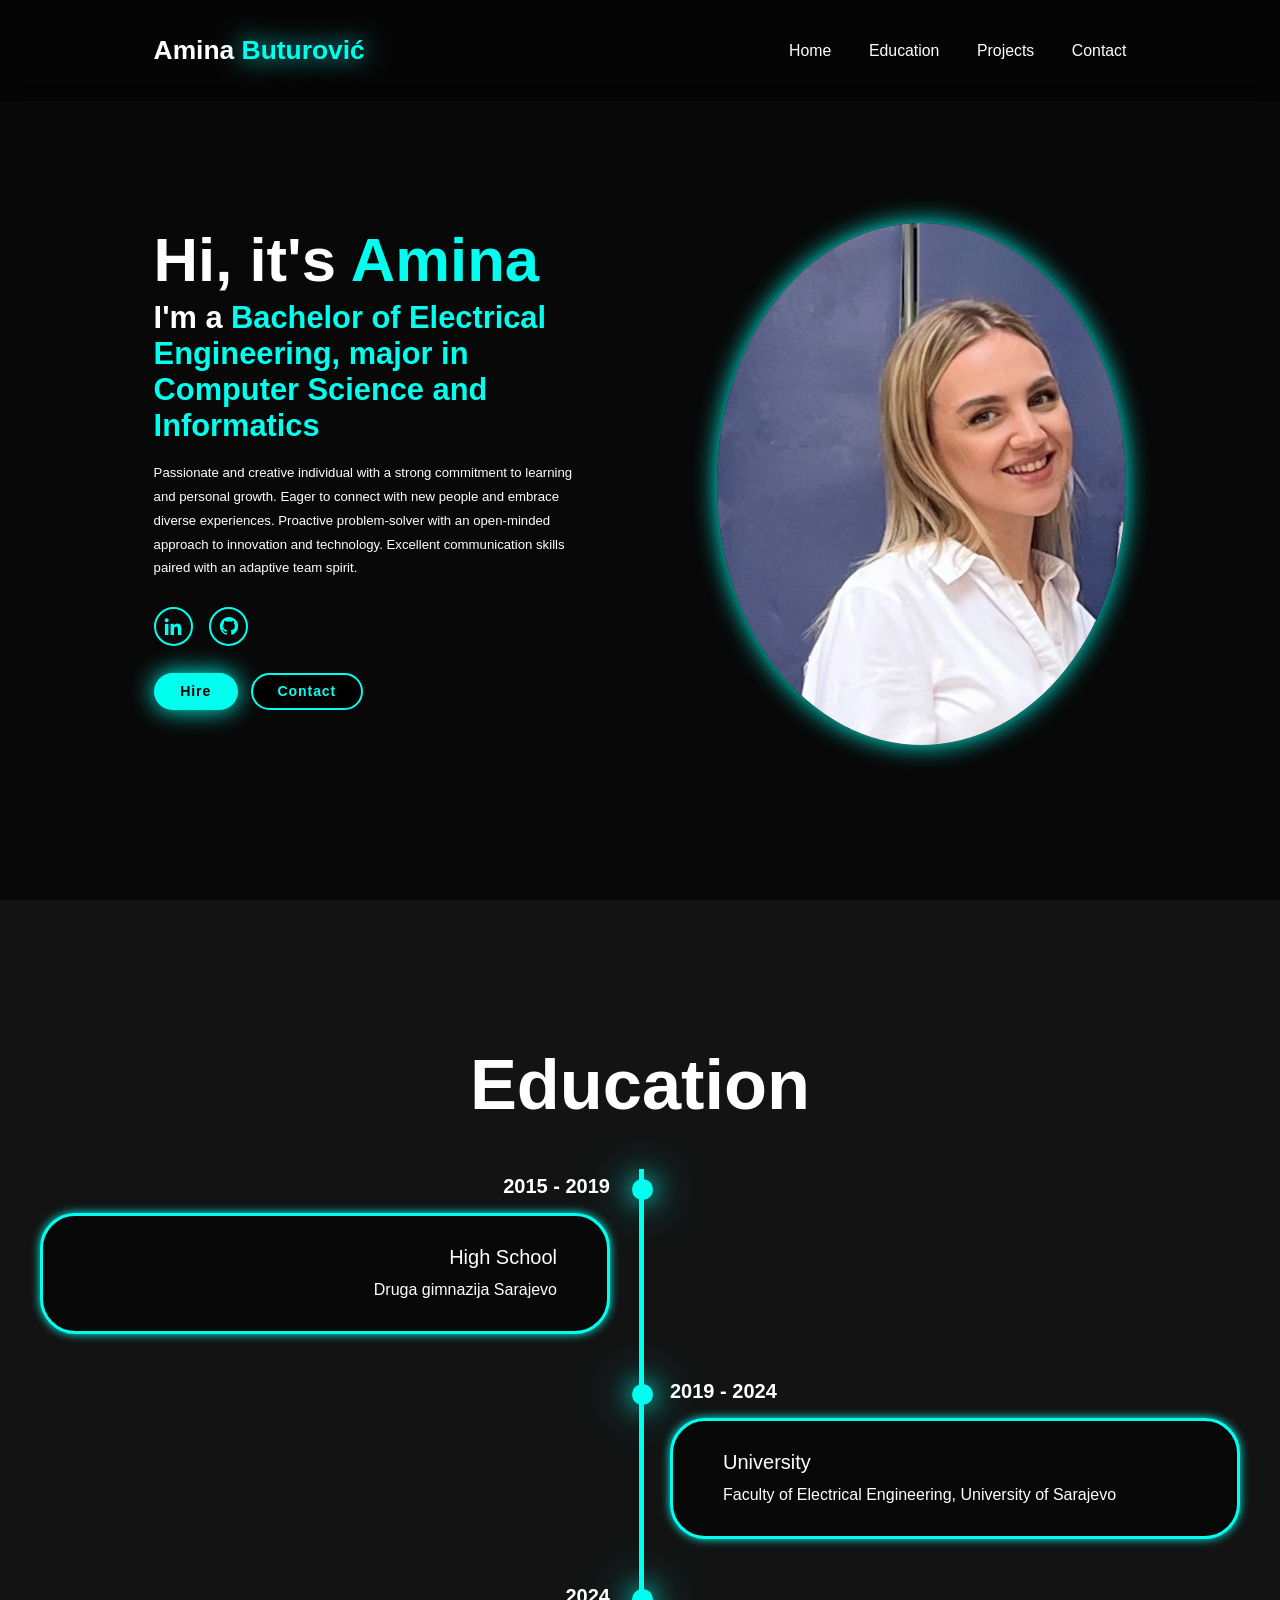
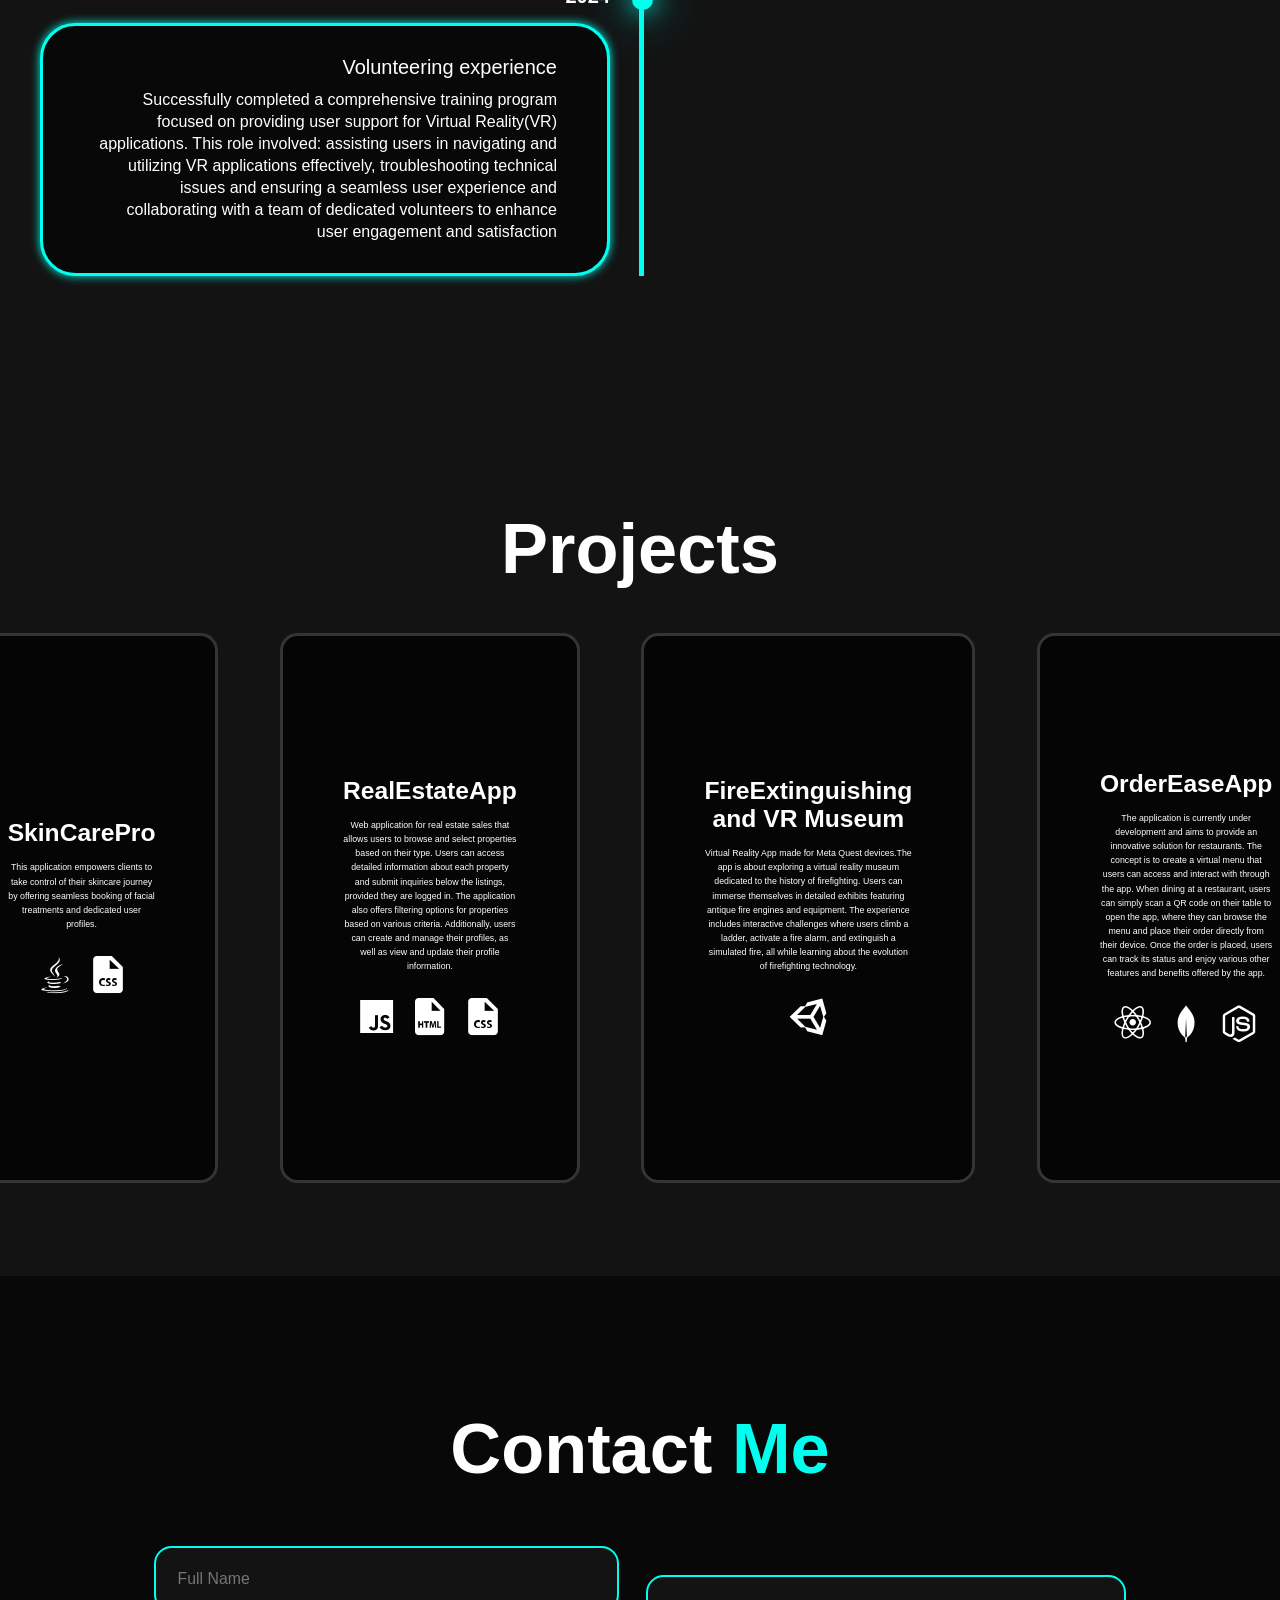
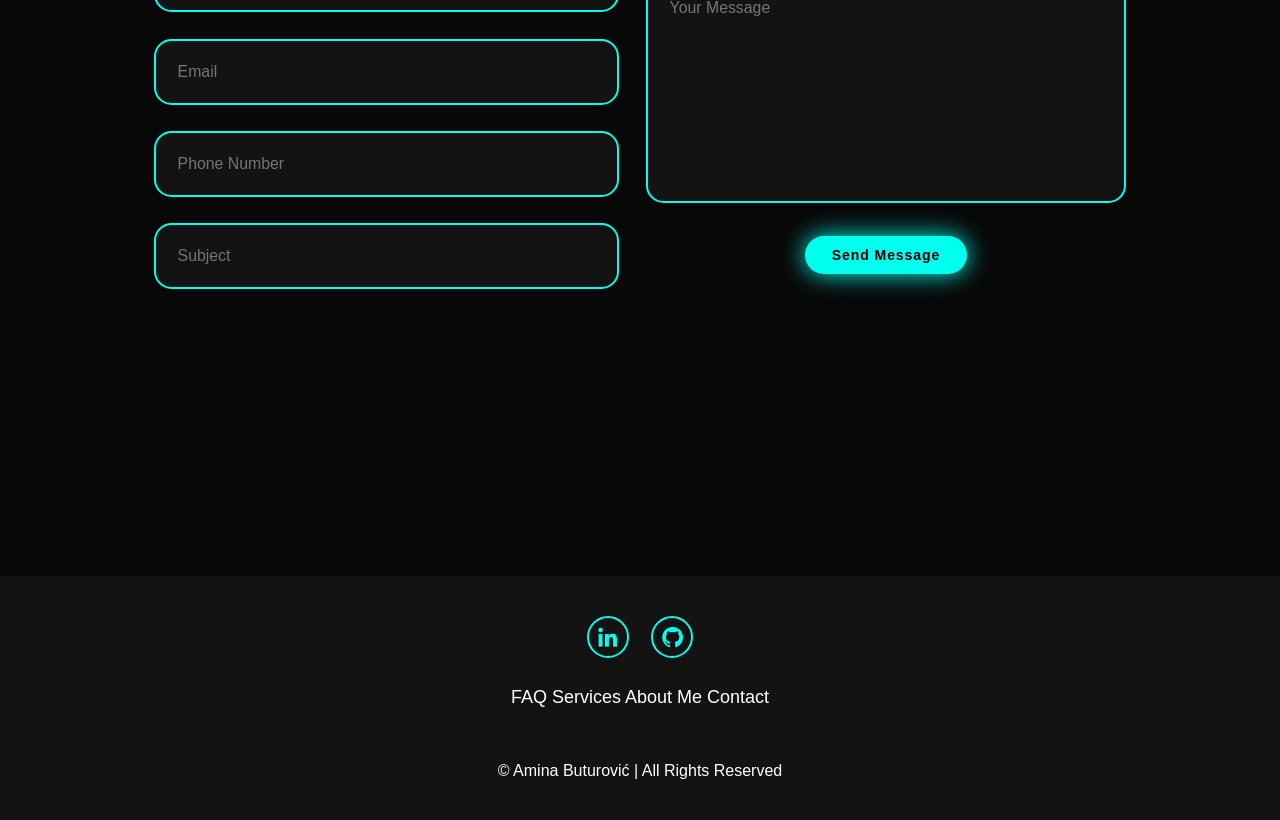
<file: index.html>
<!DOCTYPE html>
<html lang="en">

<head>
    <meta charset="UTF-8">
    <meta name="viewport" content="width=device-width, initial-scale=1.0">
    <title>Amina's Portfolio</title>
    <link rel="stylesheet" href="style.css">
    <link href='https://unpkg.com/boxicons@2.1.4/css/boxicons.min.css' rel='stylesheet'>

</head>

<body>

    <header class="header">
        <a href="#home" class="logo">Amina <span>Buturović</span></a>
        <i class='bx bx-menu' id="menu-icon"></i>
        <nav class="navbar">
            <a href="#home" class="active">Home</a>
            <a href="#education" class="active">Education</a>
            <a href="#projects" class="active">Projects</a>
            <a href="#contact" class="active">Contact</a>
        </nav>
    </header>
    <section class="home" id="home">
        <div class="home-content">
            <h1>Hi, it's <span>Amina</span></h1>
            <h3 class="text-animation">I'm a <span></span></h3>
            <p>Passionate and creative individual with a strong commitment to learning and
                personal growth. Eager to connect with new people and embrace diverse
                experiences. Proactive problem-solver with an open-minded approach to
                innovation and technology. Excellent communication skills paired with an adaptive
                team spirit.</p>
            <div class="social-icons">
                <a href="https://www.linkedin.com/in/aminabuturovi%C4%87/" target="_blank"><i
                        class='bx bxl-linkedin'></i></a>
                <a href="https://github.com/abuturovic1" target="_blank"><i class='bx bxl-github'></i></a>

            </div>
            <div class="btn-group">
                <a href="#" class="btn">Hire</a>
                <a href="#contact" class="btn">Contact</a>
            </div>
        </div>
        <div class="home-img">
            <img src="ButurovicAmina_slika.jpg" alt="">
        </div>

    </section>
    <section class="education" id="education">
        <h2 class="heading">Education</h2>
        <div class="timeline-items">
            <div class="timeline-item">
                <div class="timeline-dot"> </div>
                <div class="timeline-date">2015 - 2019</div>
                <div class="timeline-content">
                    <h3>High School</h3>
                    <p>Druga gimnazija Sarajevo</p>
                </div>

            </div>

            <div class="timeline-item">
                <div class="timeline-dot"></div>
                <div class="timeline-date">2019 - 2024</div>
                <div class="timeline-content">
                    <h3>University</h3>
                    <p>Faculty of Electrical Engineering, University of Sarajevo</p>
                </div>

            </div>

            <div class="timeline-item">
                <div class="timeline-dot"> </div>
                <div class="timeline-date">2024</div>
                <div class="timeline-content">

                    <h3>Volunteering experience</h3>
                    <p>Successfully completed a comprehensive training program focused on providing user support for
                        Virtual Reality(VR) applications.
                        This role involved:
                        assisting users in navigating and utilizing VR applications effectively,
                        troubleshooting technical issues and ensuring a seamless user experience and
                        collaborating with a team of dedicated volunteers to enhance user engagement and satisfaction
                    </p>

                </div>

            </div>
        </div>
    </section>
    <!-- <section class="projects" id="projects">
        <h2 class="heading">Projects</h2>
        <form action="">
            <div class="input-group"></div>
        </form>
    </section> -->
    <section class="projects" id="projects">
        <div class="projects-box">
            <h2 class="heading">Projects</h2>
            <div class="wrapper">
                <div class="project-item">
                    <h2>SkinCarePro</h2>
                    <p>This application empowers clients to take control of their skincare journey by offering seamless
                        booking of facial treatments and dedicated user profiles.</p>
                    <div class="icons">
                        <i class='bx bxl-java'></i>
                        <i class='bx bxs-file-css'></i>
                    </div>
                </div>
                <div class="project-item">
                    <h2>RealEstateApp</h2>
                    <p>Web application for real estate sales that allows users to browse and select properties based on their type. Users can access detailed information about each property and submit inquiries below the listings, provided they are logged in. The application also offers filtering options for properties based on various criteria. Additionally, users can create and manage their profiles, as well as view and update their profile information.</p>
                    <div class="icons">
                        <i class='bx bxl-javascript'></i>
                        <i class='bx bxs-file-html'></i>
                        <i class='bx bxs-file-css'></i>
                    </div>
                </div>
                <div class="project-item">
                    <h2>FireExtinguishing and VR Museum</h2>
                    <p>Virtual Reality App made for Meta Quest devices.The app is about exploring a virtual reality museum dedicated to the history of firefighting. Users can immerse themselves in detailed exhibits featuring antique fire engines and equipment. The experience includes interactive challenges where users climb a ladder, activate a fire alarm, and extinguish a simulated fire, all while learning about the evolution of firefighting technology.

                    </p>
                    <div class="icons">
                        <i class='bx bxl-unity'></i>


                    </div>
                </div>
                <div class="project-item">
                    <h2>OrderEaseApp</h2>
                    <p>The application is currently under development and aims to provide an innovative solution for restaurants. The concept is to create a virtual menu that users can access and interact with through the app. When dining at a restaurant, users can simply scan a QR code on their table to open the app, where they can browse the menu and place their order directly from their device. Once the order is placed, users can track its status and enjoy various other features and benefits offered by the app.</p>
                    <div class="icons">
                        <i class='bx bxl-react'></i>
                        <i class='bx bxl-mongodb' ></i>
                        <i class='bx bxl-nodejs' ></i>
                    </div>
                </div>
            </div>
        </div>

    </section>

    <section class="contact" id="contact">
        <h2 class="heading">Contact<span> Me</span></h2>
        <form action="https://api.web3forms.com/submit" method="POST">
            <input type="hidden" name="access_key" value="faa91f5f-c090-47eb-a30c-467c34b8ffca">

            <div class="input-group">
                <div class="input-box">
                    <input type="text" name="full_name" id="full-name" placeholder="Full Name" required>
                    <input type="email" name="email" id="email" placeholder="Email" required>
                </div>
                <div class="input-box">
                    <input type="tel" name="phone" id="phone" placeholder="Phone Number" required>
                    <input type="text" name="subject" id="subject" placeholder="Subject" required>
                </div>
            </div>
            <div class="input-group-2">
                <textarea name="message" id="message" cols="30" rows="10" placeholder="Your Message"
                    required></textarea>
                <input type="submit" value="Send Message" class="btn">
            </div>
        </form>
    </section>


    <footer class="footer">
        <div class="social">
            <a href="https://www.linkedin.com/in/aminabuturovi%C4%87/" target="_blank"><i
                    class='bx bxl-linkedin'></i></a>
            <a href="https://github.com/abuturovic1" target="_blank"><i class='bx bxl-github'></i></a>
        </div>
        <ul class="list">
            <li>
                <a href="#">FAQ</a>
                <a href="#">Services</a>
                <a href="#">About Me</a>
                <a href="#">Contact</a>
            </li>
        </ul>
        <p class="copyright">
            © Amina Buturović | All Rights Reserved
        </p>
    </footer>

    <script src="script.js"></script>



</body>

</html>
</file>
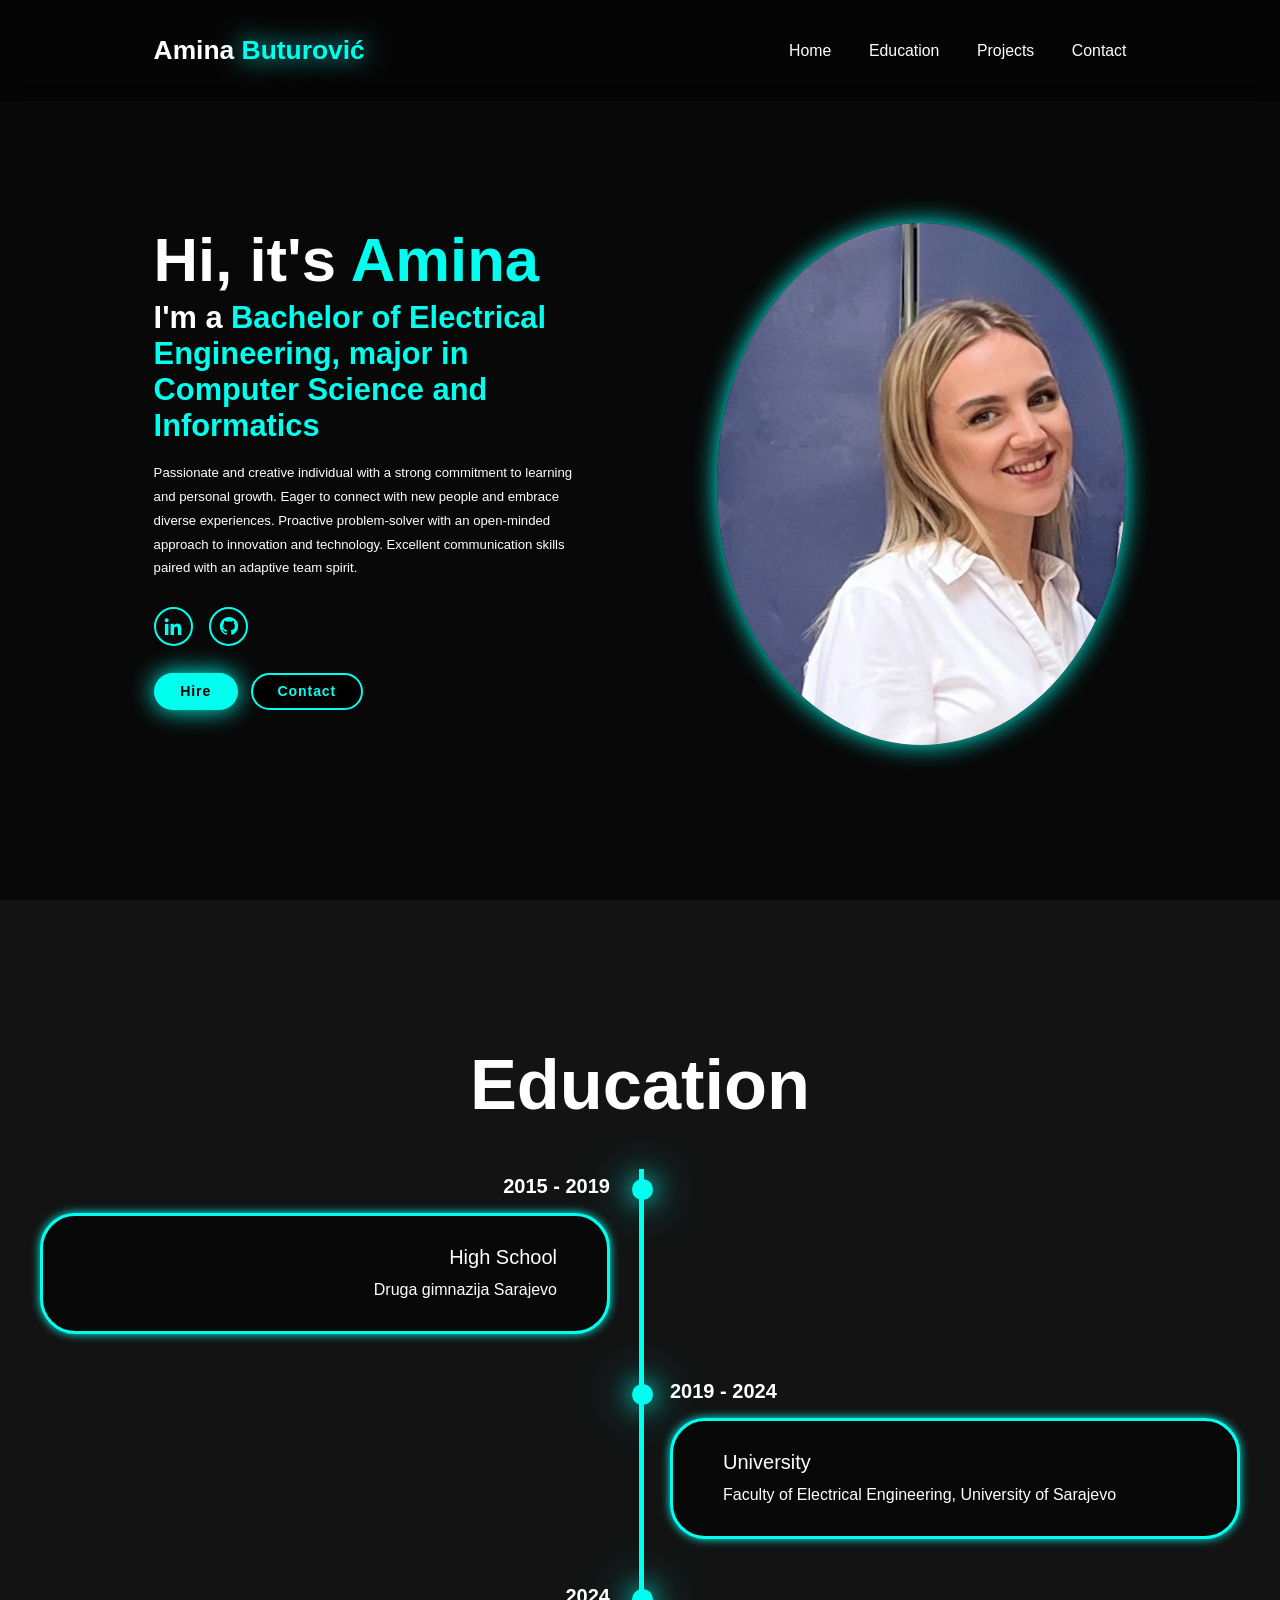
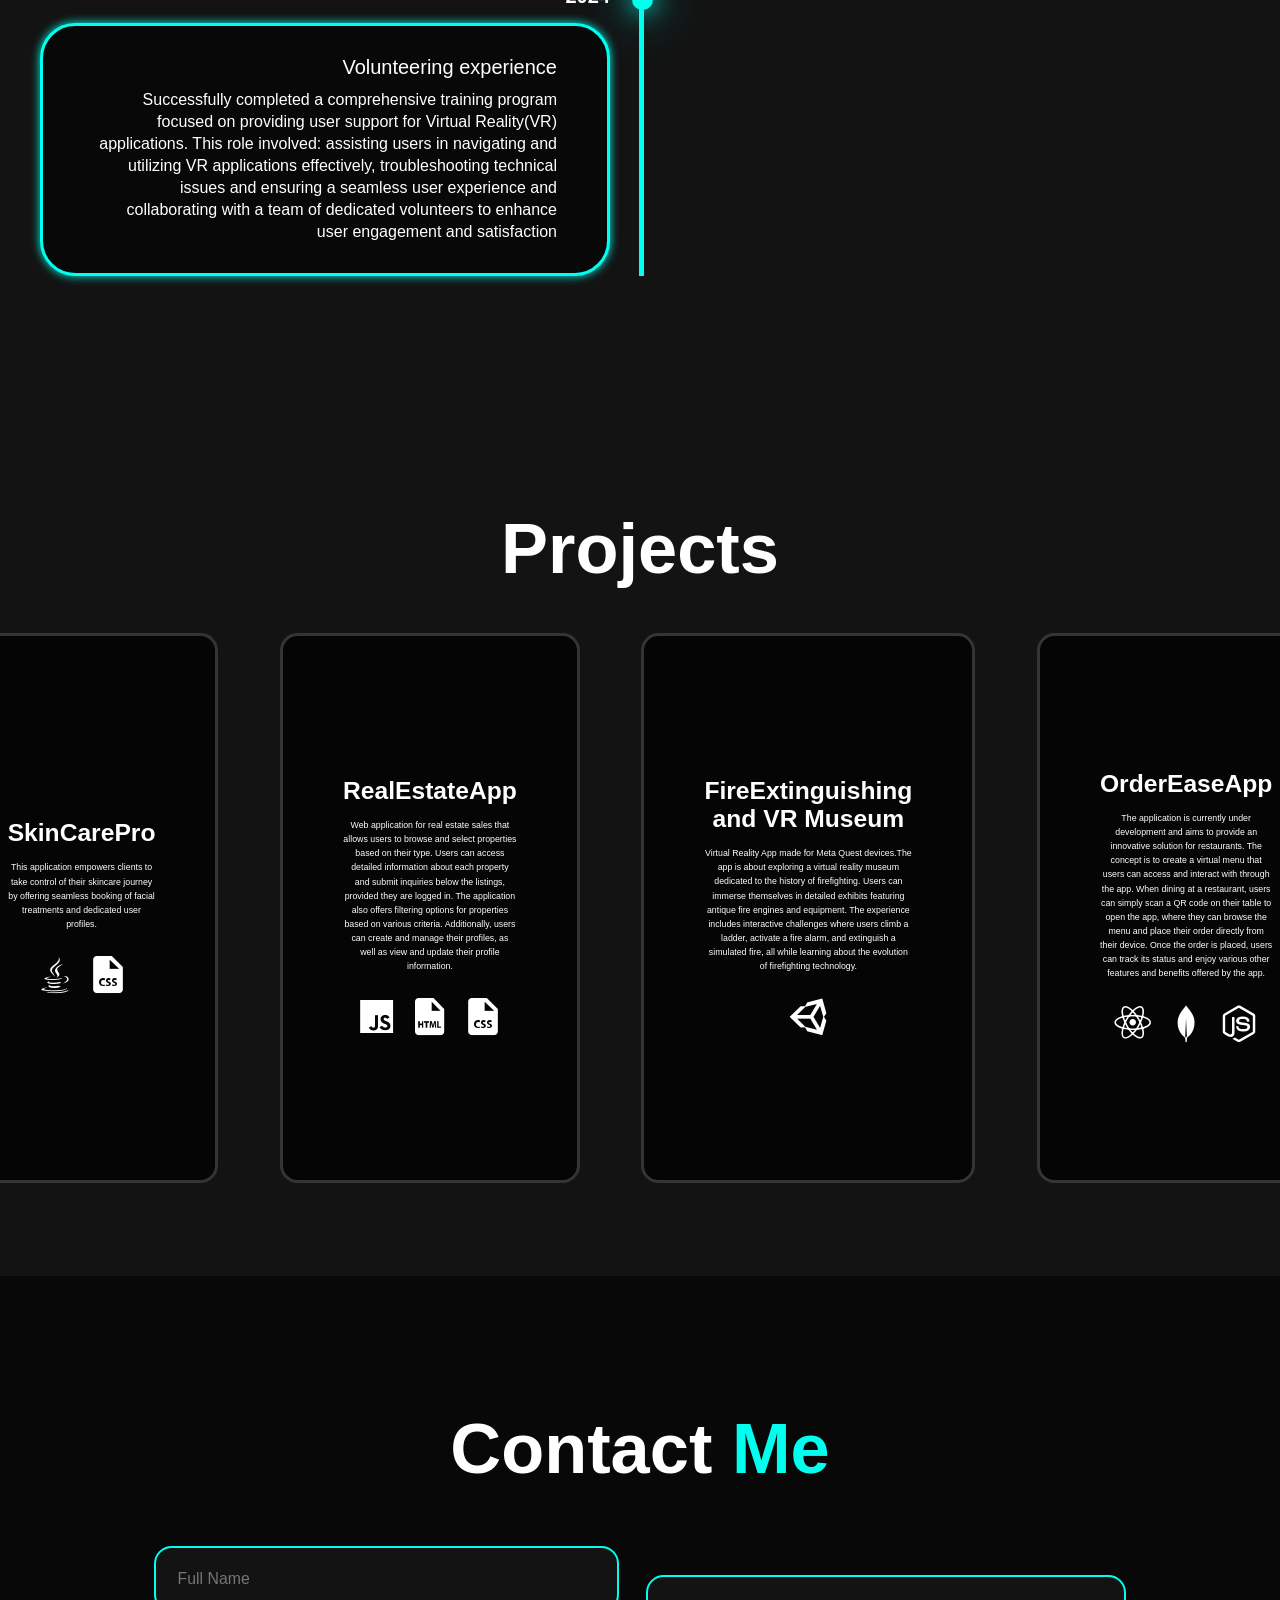
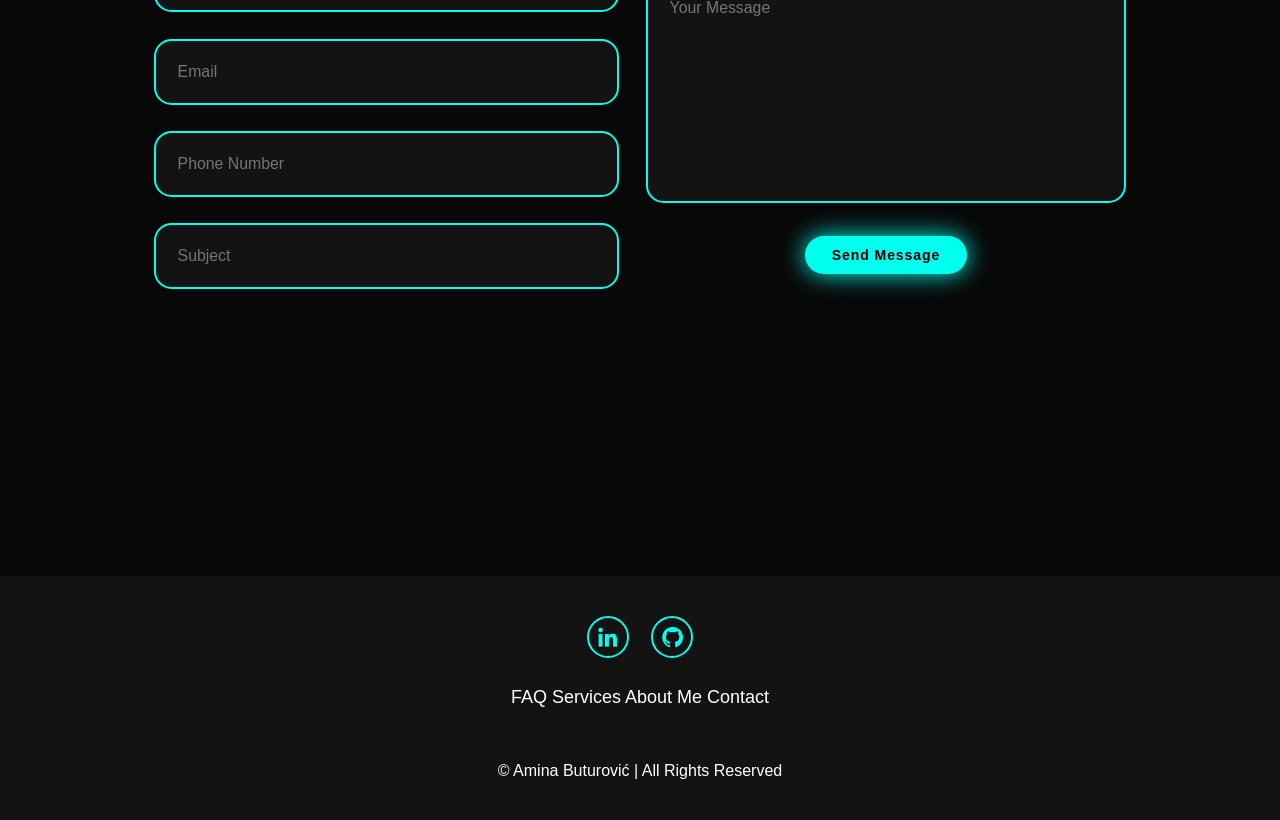
<file: index1.html>
<!DOCTYPE html>
<html lang="en">

<head>
    <meta charset="UTF-8">
    <meta name="viewport" content="width=device-width, initial-scale=1.0">
    <title>Amina's Portfolio</title>
    <link rel="stylesheet" href="styleN.css">
    <link href='https://unpkg.com/boxicons@2.1.4/css/boxicons.min.css' rel='stylesheet'>

</head>

<body>

    <header class="header">
        <a href="#home" class="logo">Amina <span>Buturović</span></a>
        <i class='bx bx-menu' id="menu-icon"></i>
        <nav class="navbar">
            <a href="#home" class="active">Home</a>
            <a href="#education" class="active">Education</a>
            <a href="#projects" class="active">Projects</a>
            <a href="#contact" class="active">Contact</a>
        </nav>
    </header>
    <section class="home" id="home">
        <div class="home-content">
            <h1>Hi, it's <span>Amina</span></h1>
            <h3 class="text-animation">I'm a <span></span></h3>
            <p>Passionate and creative individual with a strong commitment to learning and
                personal growth. Eager to connect with new people and embrace diverse
                experiences. Proactive problem-solver with an open-minded approach to
                innovation and technology. Excellent communication skills paired with an adaptive
                team spirit.</p>
            <div class="social-icons">
                <a href="https://www.linkedin.com/in/aminabuturovi%C4%87/" target="_blank"><i
                        class='bx bxl-linkedin'></i></a>
                <a href="https://github.com/abuturovic1" target="_blank"><i class='bx bxl-github'></i></a>

            </div>
            <div class="btn-group">
                <a href="#" class="btn">Hire</a>
                <a href="#contact" class="btn">Contact</a>
            </div>
        </div>
        <div class="home-img">
            <img src="ButurovicAmina_slika.jpg" alt="">
        </div>

    </section>
    <section class="education" id="education">
        <h2 class="heading">Education</h2>
        <div class="timeline-items">
            <div class="timeline-item">
                <div class="timeline-dot"> </div>
                <div class="timeline-date">2015 - 2019</div>
                <div class="timeline-content">
                    <h3>High School</h3>
                    <p>Druga gimnazija Sarajevo</p>
                </div>

            </div>

            <div class="timeline-item">
                <div class="timeline-dot"></div>
                <div class="timeline-date">2019 - 2024</div>
                <div class="timeline-content">
                    <h3>University</h3>
                    <p>Faculty of Electrical Engineering, University of Sarajevo</p>
                </div>

            </div>

            <div class="timeline-item">
                <div class="timeline-dot"> </div>
                <div class="timeline-date">2024</div>
                <div class="timeline-content">

                    <h3>Volunteering experience</h3>
                    <p>Successfully completed a comprehensive training program focused on providing user support for
                        Virtual Reality(VR) applications.
                        This role involved:
                        assisting users in navigating and utilizing VR applications effectively,
                        troubleshooting technical issues and ensuring a seamless user experience and
                        collaborating with a team of dedicated volunteers to enhance user engagement and satisfaction
                    </p>

                </div>

            </div>
        </div>
    </section>
    <!-- <section class="projects" id="projects">
        <h2 class="heading">Projects</h2>
        <form action="">
            <div class="input-group"></div>
        </form>
    </section> -->
    <section class="projects" id="projects">
        <div class="projects-box">
            <h2 class="heading">Projects</h2>
            <div class="wrapper">
                <div class="project-item">
                    <h2>SkinCarePro</h2>
                    <p>This application empowers clients to take control of their skincare journey by offering seamless
                        booking of facial treatments and dedicated user profiles.</p>
                    <div class="icons">
                        <i class='bx bxl-java'></i>
                        <i class='bx bxs-file-css'></i>
                    </div>
                </div>
                <div class="project-item">
                    <h2>RealEstateApp</h2>
                    <p>Web application for real estate sales that allows users to browse and select properties based on their type. Users can access detailed information about each property and submit inquiries below the listings, provided they are logged in. The application also offers filtering options for properties based on various criteria. Additionally, users can create and manage their profiles, as well as view and update their profile information.</p>
                    <div class="icons">
                        <i class='bx bxl-javascript'></i>
                        <i class='bx bxs-file-html'></i>
                        <i class='bx bxs-file-css'></i>
                    </div>
                </div>
                <div class="project-item">
                    <h2>FireExtinguishing and VR Museum</h2>
                    <p>Virtual Reality App made for Meta Quest devices.The app is about exploring a virtual reality museum dedicated to the history of firefighting. Users can immerse themselves in detailed exhibits featuring antique fire engines and equipment. The experience includes interactive challenges where users climb a ladder, activate a fire alarm, and extinguish a simulated fire, all while learning about the evolution of firefighting technology.

                    </p>
                    <div class="icons">
                        <i class='bx bxl-unity'></i>


                    </div>
                </div>
                <div class="project-item">
                    <h2>OrderEaseApp</h2>
                    <p>The application is currently under development and aims to provide an innovative solution for restaurants. The concept is to create a virtual menu that users can access and interact with through the app. When dining at a restaurant, users can simply scan a QR code on their table to open the app, where they can browse the menu and place their order directly from their device. Once the order is placed, users can track its status and enjoy various other features and benefits offered by the app.</p>
                    <div class="icons">
                        <i class='bx bxl-react'></i>
                        <i class='bx bxl-mongodb' ></i>
                        <i class='bx bxl-nodejs' ></i>
                    </div>
                </div>
            </div>
        </div>

    </section>

    <section class="contact" id="contact">
        <h2 class="heading">Contact<span> Me</span></h2>
        <form action="https://api.web3forms.com/submit" method="POST">
            <input type="hidden" name="access_key" value="faa91f5f-c090-47eb-a30c-467c34b8ffca">

            <div class="input-group">
                <div class="input-box">
                    <input type="text" name="full_name" id="full-name" placeholder="Full Name" required>
                    <input type="email" name="email" id="email" placeholder="Email" required>
                </div>
                <div class="input-box">
                    <input type="tel" name="phone" id="phone" placeholder="Phone Number" required>
                    <input type="text" name="subject" id="subject" placeholder="Subject" required>
                </div>
            </div>
            <div class="input-group-2">
                <textarea name="message" id="message" cols="30" rows="10" placeholder="Your Message"
                    required></textarea>
                <input type="submit" value="Send Message" class="btn">
            </div>
        </form>
    </section>


    <footer class="footer">
        <div class="social">
            <a href="https://www.linkedin.com/in/aminabuturovi%C4%87/" target="_blank"><i
                    class='bx bxl-linkedin'></i></a>
            <a href="https://github.com/abuturovic1" target="_blank"><i class='bx bxl-github'></i></a>
        </div>
        <ul class="list">
            <li>
                <a href="#">FAQ</a>
                <a href="#">Services</a>
                <a href="#">About Me</a>
                <a href="#">Contact</a>
            </li>
        </ul>
        <p class="copyright">
            © Amina Buturović | All Rights Reserved
        </p>
    </footer>

    <script src="script1.js"></script>



</body>

</html>
</file>
<file: style.css>
* {
    margin: 0;
    padding: 0;
    box-sizing: border-box;
    text-decoration: none;
    border: none;
    outline: none;
    scroll-behavior: smooth;
    font-family: "Poppins", sans-serif;
}

:root {
    --bg-color: #080808;
    --second-bg-color: #131313;
    --text-color: white;
    --main-color: #00ffee;
}

html {
    font-size: 60%;
    overflow-x: hidden;

}

body {
    background: var(--bg-color);
    color: var(--text-color);

}

.header {
    position: fixed;
    top: 0;
    left: 0;
    width: 100%;
    padding: 4rem 12% 4rem;
    background: rgba(0, 0, 0, 0.3);
    backdrop-filter: blur(10px);
    display: flex;
    justify-content: space-between;
    align-items: center;
    z-index: 5;
}

.logo {
    font-size: 3rem;
    color: var(--text-color);
    font-weight: 800;
    cursor: pointer;
    transition: 0.3s ease;

}

.logo:hover {
    transform: scale(1.1);
}

.logo span {
    text-shadow: 0 0 25px var(--main-color);
}

.navbar a {
    font-size: 1.8rem;
    color: var(--text-color);
    margin-left: 4rem;
    font-weight: 500;
    transition: 0.3s ease;
    border-bottom: 3px solid transparent;
}

.navbar a:hover,
.navbar a:active {
    color: var(--main-color);
    border-bottom: 3px solid var(--main-color);
}

#menu-icon {
    font-size: 3.6rem;
    color: var(--main-color);
    display: none;
}

section {
    min-height: 100vh;
    padding: 10rem 12% 10rem;
}

.home {
    display: flex;
    align-items: center;
    justify-content: center;
    gap: 15rem;
}

.home-content {

    display: flex;
    flex-direction: column;
    align-items: baseline;
    text-align: left;
    justify-content: center;
    margin-top: 3rem;
}

span {
    color: var(--main-color);
}

.logo span {
    color: var(--main-color);
}

.home-content h3 {
    margin-bottom: 2rem;
    margin-top: 1rem;
    font-size: 3.5rem;
}

.home-content h1 {
    font-size: 7rem;
    font-weight: 700;
    margin-top: 1.5rem;
    line-height: 1;
}

.home-img img {
    position: relative;
    top: 4rem;
    width: 32vw;
    border-radius: 50%;
    box-shadow: 0 0 25px var(--main-color);
    cursor: pointer;
    transition: 0.4s ease-in-out;

}



.home-img img:hover {
    box-shadow: 0 0 25px var(--main-color),
        0 0 50px var(--main-color),
        0 0 100px var(--main-color);
}

.home-content p {
    font-size: 1.5rem;
    font-weight: 500;
    line-height: 1.8;
    max-width: 1000px;
}

.social-icons a {
    display: inline-flex;
    justify-content: center;
    align-items: center;
    width: 4.5rem;
    height: 4.5rem;
    background: transparent;
    border: 2px solid var(--main-color);
    font-size: 2.5rem;
    border-radius: 50%;
    color: var(--main-color);
    margin: 3rem 1.5rem 3rem 0;
    transition: 0.3s ease-in-out;
}

.social-icons a:hover {
    color: var(--text-color);
    transform: scale(1.3)translateY(-5px);
    box-shadow: 0 0 25px var(--main-color);
    background-color: var(--main-color);
}

.btn {
    display: inline-block;
    padding: 1rem 2.8rem;
    background: var(--main-color);
    box-shadow: 0 0 25px var(--main-color);
    border-radius: 4rem;
    font-size: 1.6rem;
    color: black;
    border: 2px solid transparent;
    letter-spacing: 0.1rem;
    font-weight: 600;
    transition: 0.3s ease-in-out;
    cursor: pointer;
}

.btn:hover {
    transform: scale(1.05);
    box-shadow: 0 0 50px var(--main-color);

}

.btn-group {
    display: flex;
    align-items: center;
    gap: 1.5rem;
}

.btn-group a:nth-of-type(2) {
    background-color: black;
    color: var(--main-color);
    border: 2px solid var(--main-color);
    box-shadow: 0 0 25px transparent;
}

.btn-group a:nth-of-type(2):hover {
    box-shadow: 0 0 25px var(--main-color);
    background-color: var(--main-color);
    color: black;
}

.text-animation span {
    position: relative;
}

.text-animation span::before {
    content: "Bachelor of Electrical Engineering, major in Computer Science and Informatics";
    color: var(--main-color);
    animation: words 20s infinite;
}

.text-animationspan::after {

    content: "";

}

.heading {
    font-size: 8rem;
    text-align: center;
    margin: 5rem 0;

}

.education {
    padding: 100px 15px;
    background: var(--second-bg-color);
}

.education h2 {
    margin-bottom: 5rem;
}

.timeline-items {
    max-width: 1200px;
    margin: auto;
    display: flex;
    flex-wrap: wrap;
    position: relative;
}

.timeline-items::before {
    content: "";
    position: absolute;
    width: 5px;
    height: 100%;
    background-color: var(--main-color);
    left: calc(50% - 1px);

}

.timeline-item {
    margin-bottom: 40px;
    width: 100%;
    position: relative;
}

.timeline-item:last-child {
    margin-bottom: 0;
}

.timeline-item:nth-child(odd) {
    padding-right: calc(50% + 30px);
    text-align: right;
}

.timeline-item:nth-child(even) {
    padding-left: calc(50% + 30px);
}

.timeline-dot {
    height: 21px;
    width: 21px;
    background-color: var(--main-color);
    box-shadow: 0 0 25px var(--main-color),
        0 0 50px var(--main-color);
    position: absolute;
    left: calc(50% - 8px);
    border-radius: 50%;
    top: 10px;
}

.timeline-date {
    font-size: 20px;
    font-weight: 800;
    color: white;
    margin: 6px 0 15px;
}

.timeline-content {
    background-color: var(--bg-color);
    border: 3px solid var(--main-color);
    padding: 30px 50px;
    border-radius: 4rem;
    box-shadow: 0 0 10px var(--main-color);
    cursor: pointer;
    transition: 0.3s ease-in-out;
}

.timeline-content:hover {
    transform: scale(1.05);
    box-shadow: 0 0 25px var(--main-color);
}

.timeline-content h3 {
    font-size: 20px;
    color: white;
    margin: 0 0 10px;
    font-weight: 500;
}

.timeline-content p {
    color: white;
    font-size: 16px;
    font-weight: 300;
    line-height: 22px;
}

::-webkit-scrollbar {
    width: 15px;
}

::-webkit-scrollbar-thumb {
    background-color: var(--main-color);
}

::-webkit-scrollbar-track {
    background-color: var(--bg-color);
    width: 50px;
}

.contact {
    background-color: var(--bg-color);
}

.contact h2 {
    margin-bottom: 3rem;
    color: white;
}

.contact form {
    display: flex;
    align-items: center;
    justify-content: center;
    gap: 3rem;
    margin: 5rem auto;
    text-align: center;
}

.contact form .input-box {
    display: flex;
    justify-content: center;
    flex-wrap: wrap;
}

.contact form .input-box input,
.contact form textarea {
    width: 100%;
    padding: 2.5rem;
    font-size: 1.8rem;
    color: var(--text-color);
    background: var(--second-bg-color);
    border-radius: 2rem;
    border: 2px solid var(--main-color);
    margin: 1.5rem 0;
    resize: none;
}

.contact form .btn {
    margin-top: 2rem;
}

.footer {
    position: relative;
    bottom: 0;
    width: 100%;
    padding: 40px 0;
    background-color: var(--second-bg-color);
}

.footer .social {
    text-align: center;
    padding-bottom: 25px;
    color: var(--main-color);
}

.footer .social a {
    font-size: 25px;
    color: var(--main-color);
    border: 2px solid var(--main-color);
    width: 42px;
    height: 42px;
    line-height: 42px;
    display: inline-block;
    text-align: center;
    border-radius: 50%;
    margin: 0 10px;
    transition: 0.3s ease-in-out;
}

.footer .social a:hover {
    transform: scale(1.2)translateY(-10px);
    background-color: var(--main-color);
    color: black;
    box-shadow: 0 0 25px var(--main-color);
}

.footer ul {
    margin-top: 0;
    padding: 0;
    font-size: 18px;
    line-height: 1.6;
    margin-bottom: 0;
    text-align: center;
}

.footer ul li a {
    color: white;
    border-bottom: 3px solid transparent;
    transition: 0.3 ease-in-out;

}

.footer ul li a:hover {
    border-bottom: 3px solid var(--main-color);
}

.footer ul li {
    display: inline-block;
    padding: 0 15px;
}

.footer .copyright {
    margin-top: 50px;
    text-align: center;
    font-size: 16px;
    color: white;
}

@media(max-width:1285px) {
    html {
        font-size: 55%;
    }

    .projects-container {
        padding-bottom: 7rem;
        grid-template-columns: repeat(2, 1fr);
        margin: 0 5rem;
    }
}

@media(max-width:991px) {
    header {
        padding: 2rem 3%;
    }

    section {
        padding: 10rem 3% 2rem;
    }

    .timeline-items::before {
        left: 7px;
    }

    .timeline-item:nth-child(odd) {
        padding-right: 0;
        text-align: left;
    }

    .timeline-item:nth-child(odd),
    .timeline-item:nth-child(even) {
        padding-left: 37px;
    }

    .timeline-dot {
        left: 0;
    }

    .projects {
        padding-bottom: 7rem;
    }

    .contact form {
        flex-direction: column;
    }

    .footer {
        padding: 2rem 3%;
    }
}

@media(max-width:895px) {
    #menu-icon {
        display: block;
    }

    .navbar {
        position: absolute;
        top: 100%;
        right: 0;
        width: 50%;
        padding: 1rem 3%;
        background: rgba(0, 0, 0, 0.8);
        backdrop-filter: blur(20px);
        border-bottom-left-radius: 2rem;
        border-left: 2px solid var(--main-color);
        border-bottom: 2px solid var(--main-color);
        display: none;
    }

    .navbar.active {
        display: block;

    }

    .navbar a {
        display: block;
        font-size: 2rem;
        margin: 3rem 0;
        color: white;


    }
    .home{
        flex-direction: column-reverse;
        margin: 5rem 4rem;
    }
    .home-content h3{
        font-size: 2.6rem;

    }
    .home-content h1{
        font-size: 8rem;
        margin-top:3rem;
       
    }
    .home-content p{
        max-width: 600px;
        margin: 0 auto;
    }
    .home-img img{
        width: 56vw;

    }
    .projects h2{
        margin-bottom: 3rem;
    }
    .projects-container{
        grid-template-columns: repeat(1,1fr);
    }
}
.projects{
    background: var(--second-bg-color);
}
.projects-box{
    background-size: cover;
    display: flex;
    align-items: center;
    justify-content: center;
    flex-direction: column;

}
.projects .heading{
    margin-bottom:5rem;
}
.projects-box img{
    width: 15rem;
    border-radius: 50%;
    border: 3px solid var(--main-color);
    box-shadow: 0 0 25px var(--main-color);
}
.wrapper{
    display: grid;
    grid-template-columns: repeat(4,1fr);
    gap:3rem;
}
.project-item{
    min-height: 550px;
    max-width: 450px;
    background:rgba(0, 0, 0, 0.7);
    border:3px solid rgba(238,238,238,0.2);
    border-radius: 2rem;
    margin: 0 2rem;
    padding: 30px 60px;
    cursor: pointer;
    display: flex;
    flex-direction: column;
    align-items: center;
    justify-content: center;
    text-align: center;
    gap:1.5rem;
    color:white;
    transition: 0.4s ease-in-out;
}
.project-item:hover{
    border:3px solid var(--main-color);
    transform: translateY(-10px)scale(1.03);
    box-shadow: 0 0 50px var(--main-color);
}
.project-item h2{
    font-size: 2.8rem;
}
.project-item p{
    font: size 1.3rem;
    line-height: 1.6;
}
.icons {
    margin-top: 1rem; 
    display: flex;
    gap: 1rem;
}

.icons i{
    font-size: 5rem;
    color:white; 
}
</file>
<file: styleN.css>
* {
    margin: 0;
    padding: 0;
    box-sizing: border-box;
    text-decoration: none;
    border: none;
    outline: none;
    scroll-behavior: smooth;
    font-family: "Poppins", sans-serif;
}

:root {
    --bg-color: #080808;
    --second-bg-color: #131313;
    --text-color: white;
    --main-color: #00ffee;
}

html {
    font-size: 60%;
    overflow-x: hidden;

}

body {
    background: var(--bg-color);
    color: var(--text-color);

}

.header {
    position: fixed;
    top: 0;
    left: 0;
    width: 100%;
    padding: 4rem 12% 4rem;
    background: rgba(0, 0, 0, 0.3);
    backdrop-filter: blur(10px);
    display: flex;
    justify-content: space-between;
    align-items: center;
    z-index: 5;
}

.logo {
    font-size: 3rem;
    color: var(--text-color);
    font-weight: 800;
    cursor: pointer;
    transition: 0.3s ease;

}

.logo:hover {
    transform: scale(1.1);
}

.logo span {
    text-shadow: 0 0 25px var(--main-color);
}

.navbar a {
    font-size: 1.8rem;
    color: var(--text-color);
    margin-left: 4rem;
    font-weight: 500;
    transition: 0.3s ease;
    border-bottom: 3px solid transparent;
}

.navbar a:hover,
.navbar a:active {
    color: var(--main-color);
    border-bottom: 3px solid var(--main-color);
}

#menu-icon {
    font-size: 3.6rem;
    color: var(--main-color);
    display: none;
}

section {
    min-height: 100vh;
    padding: 10rem 12% 10rem;
}

.home {
    display: flex;
    align-items: center;
    justify-content: center;
    gap: 15rem;
}

.home-content {

    display: flex;
    flex-direction: column;
    align-items: baseline;
    text-align: left;
    justify-content: center;
    margin-top: 3rem;
}

span {
    color: var(--main-color);
}

.logo span {
    color: var(--main-color);
}

.home-content h3 {
    margin-bottom: 2rem;
    margin-top: 1rem;
    font-size: 3.5rem;
}

.home-content h1 {
    font-size: 7rem;
    font-weight: 700;
    margin-top: 1.5rem;
    line-height: 1;
}

.home-img img {
    position: relative;
    top: 4rem;
    width: 32vw;
    border-radius: 50%;
    box-shadow: 0 0 25px var(--main-color);
    cursor: pointer;
    transition: 0.4s ease-in-out;

}



.home-img img:hover {
    box-shadow: 0 0 25px var(--main-color),
        0 0 50px var(--main-color),
        0 0 100px var(--main-color);
}

.home-content p {
    font-size: 1.5rem;
    font-weight: 500;
    line-height: 1.8;
    max-width: 1000px;
}

.social-icons a {
    display: inline-flex;
    justify-content: center;
    align-items: center;
    width: 4.5rem;
    height: 4.5rem;
    background: transparent;
    border: 2px solid var(--main-color);
    font-size: 2.5rem;
    border-radius: 50%;
    color: var(--main-color);
    margin: 3rem 1.5rem 3rem 0;
    transition: 0.3s ease-in-out;
}

.social-icons a:hover {
    color: var(--text-color);
    transform: scale(1.3)translateY(-5px);
    box-shadow: 0 0 25px var(--main-color);
    background-color: var(--main-color);
}

.btn {
    display: inline-block;
    padding: 1rem 2.8rem;
    background: var(--main-color);
    box-shadow: 0 0 25px var(--main-color);
    border-radius: 4rem;
    font-size: 1.6rem;
    color: black;
    border: 2px solid transparent;
    letter-spacing: 0.1rem;
    font-weight: 600;
    transition: 0.3s ease-in-out;
    cursor: pointer;
}

.btn:hover {
    transform: scale(1.05);
    box-shadow: 0 0 50px var(--main-color);

}

.btn-group {
    display: flex;
    align-items: center;
    gap: 1.5rem;
}

.btn-group a:nth-of-type(2) {
    background-color: black;
    color: var(--main-color);
    border: 2px solid var(--main-color);
    box-shadow: 0 0 25px transparent;
}

.btn-group a:nth-of-type(2):hover {
    box-shadow: 0 0 25px var(--main-color);
    background-color: var(--main-color);
    color: black;
}

.text-animation span {
    position: relative;
}

.text-animation span::before {
    content: "Bachelor of Electrical Engineering, major in Computer Science and Informatics";
    color: var(--main-color);
    animation: words 20s infinite;
}

.text-animationspan::after {

    content: "";

}

.heading {
    font-size: 8rem;
    text-align: center;
    margin: 5rem 0;

}

.education {
    padding: 100px 15px;
    background: var(--second-bg-color);
}

.education h2 {
    margin-bottom: 5rem;
}

.timeline-items {
    max-width: 1200px;
    margin: auto;
    display: flex;
    flex-wrap: wrap;
    position: relative;
}

.timeline-items::before {
    content: "";
    position: absolute;
    width: 5px;
    height: 100%;
    background-color: var(--main-color);
    left: calc(50% - 1px);

}

.timeline-item {
    margin-bottom: 40px;
    width: 100%;
    position: relative;
}

.timeline-item:last-child {
    margin-bottom: 0;
}

.timeline-item:nth-child(odd) {
    padding-right: calc(50% + 30px);
    text-align: right;
}

.timeline-item:nth-child(even) {
    padding-left: calc(50% + 30px);
}

.timeline-dot {
    height: 21px;
    width: 21px;
    background-color: var(--main-color);
    box-shadow: 0 0 25px var(--main-color),
        0 0 50px var(--main-color);
    position: absolute;
    left: calc(50% - 8px);
    border-radius: 50%;
    top: 10px;
}

.timeline-date {
    font-size: 20px;
    font-weight: 800;
    color: white;
    margin: 6px 0 15px;
}

.timeline-content {
    background-color: var(--bg-color);
    border: 3px solid var(--main-color);
    padding: 30px 50px;
    border-radius: 4rem;
    box-shadow: 0 0 10px var(--main-color);
    cursor: pointer;
    transition: 0.3s ease-in-out;
}

.timeline-content:hover {
    transform: scale(1.05);
    box-shadow: 0 0 25px var(--main-color);
}

.timeline-content h3 {
    font-size: 20px;
    color: white;
    margin: 0 0 10px;
    font-weight: 500;
}

.timeline-content p {
    color: white;
    font-size: 16px;
    font-weight: 300;
    line-height: 22px;
}

::-webkit-scrollbar {
    width: 15px;
}

::-webkit-scrollbar-thumb {
    background-color: var(--main-color);
}

::-webkit-scrollbar-track {
    background-color: var(--bg-color);
    width: 50px;
}

.contact {
    background-color: var(--bg-color);
}

.contact h2 {
    margin-bottom: 3rem;
    color: white;
}

.contact form {
    display: flex;
    align-items: center;
    justify-content: center;
    gap: 3rem;
    margin: 5rem auto;
    text-align: center;
}

.contact form .input-box {
    display: flex;
    justify-content: center;
    flex-wrap: wrap;
}

.contact form .input-box input,
.contact form textarea {
    width: 100%;
    padding: 2.5rem;
    font-size: 1.8rem;
    color: var(--text-color);
    background: var(--second-bg-color);
    border-radius: 2rem;
    border: 2px solid var(--main-color);
    margin: 1.5rem 0;
    resize: none;
}

.contact form .btn {
    margin-top: 2rem;
}

.footer {
    position: relative;
    bottom: 0;
    width: 100%;
    padding: 40px 0;
    background-color: var(--second-bg-color);
}

.footer .social {
    text-align: center;
    padding-bottom: 25px;
    color: var(--main-color);
}

.footer .social a {
    font-size: 25px;
    color: var(--main-color);
    border: 2px solid var(--main-color);
    width: 42px;
    height: 42px;
    line-height: 42px;
    display: inline-block;
    text-align: center;
    border-radius: 50%;
    margin: 0 10px;
    transition: 0.3s ease-in-out;
}

.footer .social a:hover {
    transform: scale(1.2)translateY(-10px);
    background-color: var(--main-color);
    color: black;
    box-shadow: 0 0 25px var(--main-color);
}

.footer ul {
    margin-top: 0;
    padding: 0;
    font-size: 18px;
    line-height: 1.6;
    margin-bottom: 0;
    text-align: center;
}

.footer ul li a {
    color: white;
    border-bottom: 3px solid transparent;
    transition: 0.3 ease-in-out;

}

.footer ul li a:hover {
    border-bottom: 3px solid var(--main-color);
}

.footer ul li {
    display: inline-block;
    padding: 0 15px;
}

.footer .copyright {
    margin-top: 50px;
    text-align: center;
    font-size: 16px;
    color: white;
}

@media(max-width:1285px) {
    html {
        font-size: 55%;
    }

    .projects-container {
        padding-bottom: 7rem;
        grid-template-columns: repeat(2, 1fr);
        margin: 0 5rem;
    }
}

@media(max-width:991px) {
    header {
        padding: 2rem 3%;
    }

    section {
        padding: 10rem 3% 2rem;
    }

    .timeline-items::before {
        left: 7px;
    }

    .timeline-item:nth-child(odd) {
        padding-right: 0;
        text-align: left;
    }

    .timeline-item:nth-child(odd),
    .timeline-item:nth-child(even) {
        padding-left: 37px;
    }

    .timeline-dot {
        left: 0;
    }

    .projects {
        padding-bottom: 7rem;
    }

    .contact form {
        flex-direction: column;
    }

    .footer {
        padding: 2rem 3%;
    }
}

@media(max-width:895px) {
    #menu-icon {
        display: block;
    }

    .navbar {
        position: absolute;
        top: 100%;
        right: 0;
        width: 50%;
        padding: 1rem 3%;
        background: rgba(0, 0, 0, 0.8);
        backdrop-filter: blur(20px);
        border-bottom-left-radius: 2rem;
        border-left: 2px solid var(--main-color);
        border-bottom: 2px solid var(--main-color);
        display: none;
    }

    .navbar.active {
        display: block;

    }

    .navbar a {
        display: block;
        font-size: 2rem;
        margin: 3rem 0;
        color: white;


    }
    .home{
        flex-direction: column-reverse;
        margin: 5rem 4rem;
    }
    .home-content h3{
        font-size: 2.6rem;

    }
    .home-content h1{
        font-size: 8rem;
        margin-top:3rem;
       
    }
    .home-content p{
        max-width: 600px;
        margin: 0 auto;
    }
    .home-img img{
        width: 56vw;

    }
    .projects h2{
        margin-bottom: 3rem;
    }
    .projects-container{
        grid-template-columns: repeat(1,1fr);
    }
}
.projects{
    background: var(--second-bg-color);
}
.projects-box{
    background-size: cover;
    display: flex;
    align-items: center;
    justify-content: center;
    flex-direction: column;

}
.projects .heading{
    margin-bottom:5rem;
}
.projects-box img{
    width: 15rem;
    border-radius: 50%;
    border: 3px solid var(--main-color);
    box-shadow: 0 0 25px var(--main-color);
}
.wrapper{
    display: grid;
    grid-template-columns: repeat(4,1fr);
    gap:3rem;
}
.project-item{
    min-height: 550px;
    max-width: 450px;
    background:rgba(0, 0, 0, 0.7);
    border:3px solid rgba(238,238,238,0.2);
    border-radius: 2rem;
    margin: 0 2rem;
    padding: 30px 60px;
    cursor: pointer;
    display: flex;
    flex-direction: column;
    align-items: center;
    justify-content: center;
    text-align: center;
    gap:1.5rem;
    color:white;
    transition: 0.4s ease-in-out;
}
.project-item:hover{
    border:3px solid var(--main-color);
    transform: translateY(-10px)scale(1.03);
    box-shadow: 0 0 50px var(--main-color);
}
.project-item h2{
    font-size: 2.8rem;
}
.project-item p{
    font: size 1.3rem;
    line-height: 1.6;
}
.icons {
    margin-top: 1rem; 
    display: flex;
    gap: 1rem;
}

.icons i{
    font-size: 5rem;
    color:white; 
}
</file>
